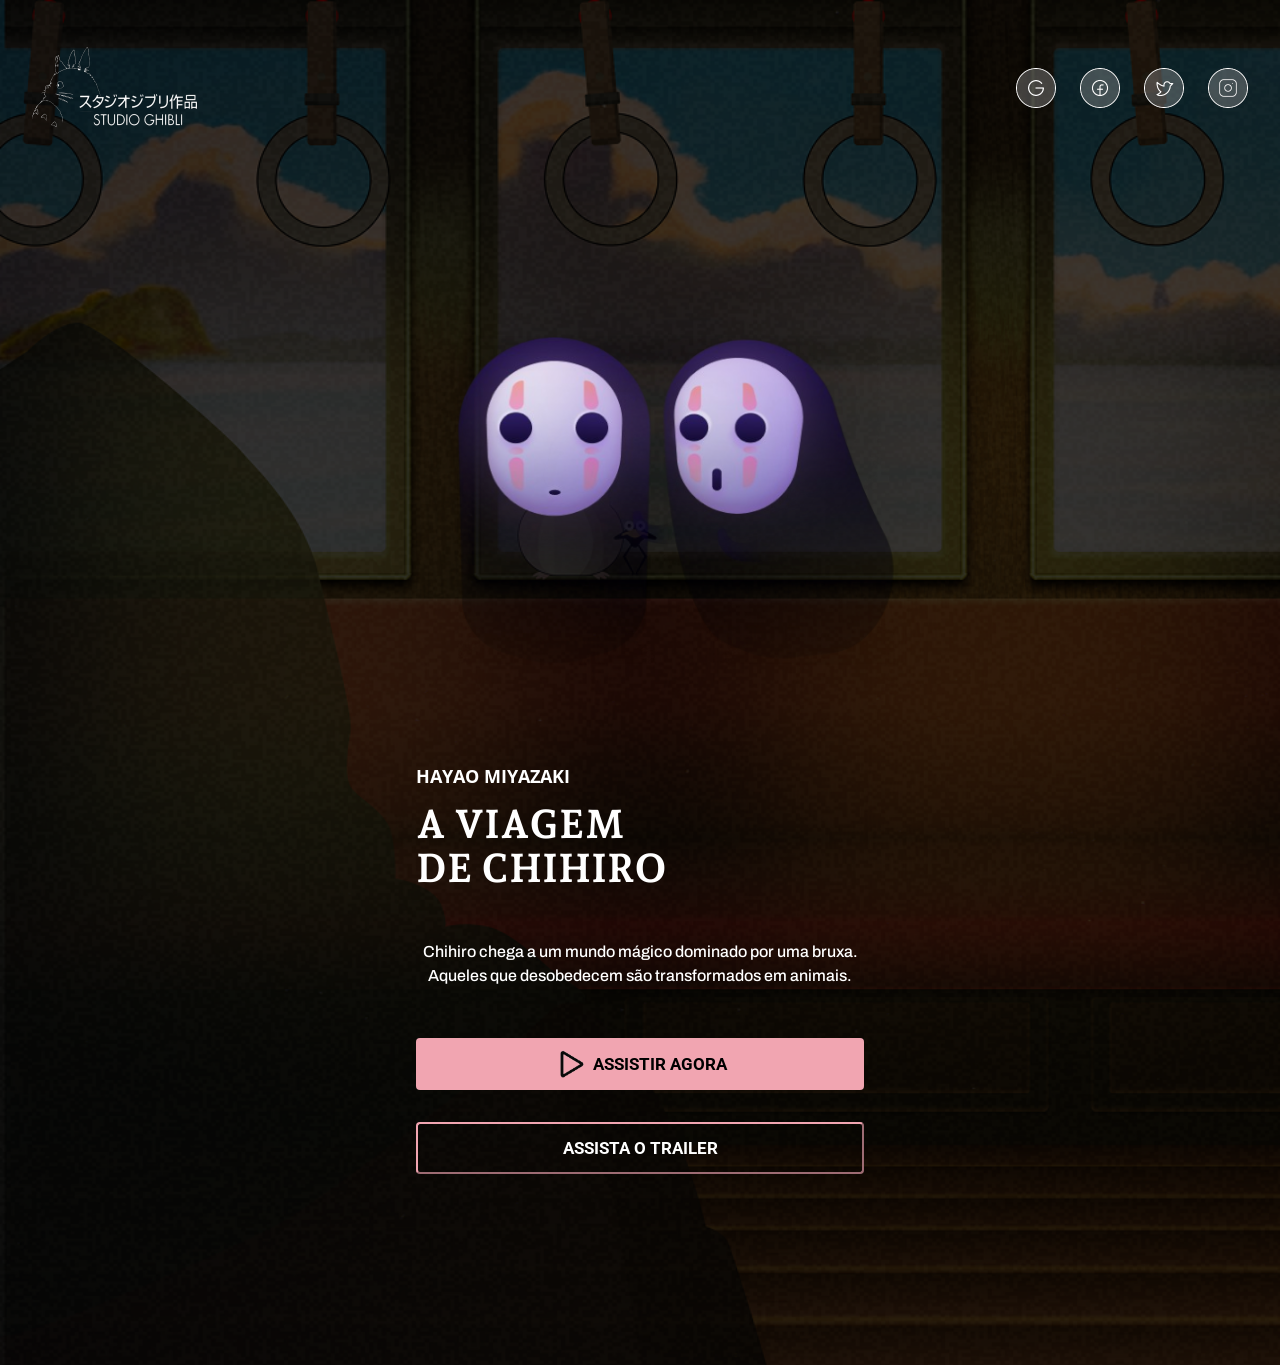
<file: Index.html>
<!DOCTYPE html>
<html lang="pt-br">

<head>
    <meta charset="UTF-8">
    <meta name="viewport" content="width=device-width, initial-scale=1.0">
    <title>studio Ghibli</title>
    <link rel="stylesheet" href="src/css/estilo.css">
</head>

<body background="src/img/background.png">
    <header>
        <div class="cabecalho">
            <figure>
                <img src="src/img/ghibli_logo.png"
                    alt="A logo do Studio Ghibli apresenta a silhueta de Totoro ao lado do nome do estúdio em japonês">
            </figure>

            <div class="icones">
                <button> <a href="https://google.com" target="_blank"><img src="src/img/google.png"
                            alt="Logo da Google com a borda branca e o fundo transparente"></a>
                </button>

                <button> <a href="https://www.facebook.com/?locale=pt_BR" target="_blank"><img src="src/img/facebook.png"
                            alt="Logo do Facebook com a borda branca e o fundo transparente"></a>
                </button>

                <button> <a href="https://x.com/?lang=pt" target="_blank"><img src="src/img/twitter.png"
                            alt="Logo do X (Antigo Twitter) com a borda branca e o fundo transparente"></a>
                </button>

                <button> <a href="https://www.instagram.com/" target="_blank"><img src="src/img/instagram.png"
                            alt="Logo do Instagram com a borda branca e o fundo transparente"></a>
                </button>
            </div>
    </header>

    <main>
        <div class="conteudo_principal">

            <div class="textos">
                <h5>Hayao Miyazaki</h5>
                <h1>A viagem de Chihiro</h1>
                <p>Chihiro chega a um mundo mágico dominado por uma bruxa. Aqueles que desobedecem são transformados em
                    animais.</p>

                <div class="botoes">

                    <button class="btnrosa"><img src="src/img/play.png" alt="icone branco do play "> Assistir
                        agora</button>

                    <button class="btnt">Assista o trailer</button>
                </div>
            </div>

            <figure class="fantasma">
                <img src="src/img/fantasma.png"
                    alt="Mostra dois espíritos brancos flutuantes de A Viagem de Chihiro, com formas arredondadas, olhos pequenos e expressões misteriosas enquanto cochicham">
            </figure>
        </div>
    </main>
</body>

</html>
</file>
<file: src/css/estilo.css>
@import url('https://fonts.googleapis.com/css2?family=Open+Sans:ital,wght@0,300..800;1,300..800&display=swap');
@import url('https://fonts.googleapis.com/css2?family=Andada+Pro:ital,wght@0,400..840;1,400..840&display=swap');
@import url('https://fonts.googleapis.com/css2?family=Archivo:ital,wght@0,100..900;1,100..900&display=swap');
@import url('https://fonts.googleapis.com/css2?family=Roboto:ital,wght@0,100..900;1,100..900&display=swap');

* {
    margin: 0;
    padding: 0;
    box-sizing: border-box;
}

:root {
    font-size: 62.5%;
}
body{
    background-repeat: no-repeat;
    background-size: cover;
    
}

header, main {
    display: flex;
    justify-content: center;
    align-items: center;
}

header {
   
    height: 17.6rem;
    width: 100%;
    justify-content:center;
    padding-top: 4.8rem;
    padding-bottom: 4.8rem;
}

.cabecalho{
    display: flex;
    justify-content: space-between;
    align-items: center;
    width: 68%;
}

.cabecalho img{
    width: 16.6rem;
    height: 8.0rem;
}

.icones {
    display: flex;
    gap: 2.4rem;
    height: 4.0rem;
    width: 23.2rem;   
}

.icones img{
    width: 4.0rem;
    height: 4.0rem;
    
}   

.icones button{
    border: none;
    background: none;
    background-color: #fefdfd3e;
    border-radius: 99.9rem;
}

main {
    display: flex;
    justify-content: center;
    align-items: center;
    width: 100%;
}
.conteudo_principal {
    gap: 4.0rem;
    color: #FFFFFF;
    display: flex;
    margin-top: 8.0rem;
    justify-content: space-between;
    align-items: center;
    width: 68%;
    
}

.fantasma img{
    width: 57.4rem;
    height: 42.38rem; 
}

.textos {
    width: 50.2rem;
    height: 41.5rem;
    gap: 4.8rem;
}


.textos h5 {
    font-family: 'open sans', Arial, Helvetica, sans-serif;
    font-size: 2.0rem;
    width: 17.4rem;
    height: 2.7rem;
    text-transform: uppercase;
    line-height: 2.724rem;
    font-weight: 700;
}


.textos h1{
    font-size: 6.4rem;
    font-family: 'andada Pro',Arial, Helvetica, sans-serif;
    height: 14.0rem;
    width: 40.5rem;
    line-height: 6.9rem;
    text-transform: uppercase;
    margin-top: 1.0rem; 
    font-weight: 800;   
}

.textos p{

    font-family: 'Archivo',Arial, Helvetica, sans-serif;
    width: 48.8rem;
    height: 10.8rem;
    font-size: 2.4rem;
    line-height: 3.6rem;
    margin-top: 3.0rem;
    font-weight: 500;
}

.botoes{
    display: flex;
    width: 50.2rem;
    height: 5.2rem;
    gap: 3.5rem;
    margin-top: 3.0rem;
    align-items: center;

}

.botoes img{
    width: 2.4rem;
    height: 2.4rem;
    border: none;
    background: none;
}

.btnrosa{

    display: flex;
    align-items: center;
    background: #F1A5B1;
    width: 24.0rem;
    height: 5.2rem;
    padding-top: 1.4rem;
    padding-right: 3.2rem;
    padding-bottom: 1.4rem;
    padding-left: 3.2rem;
    border-radius: .4rem;
    border: none;
    gap: .8rem;
    cursor: pointer;
    font-weight: bold;
    

    text-transform: uppercase;
    font-family: 'roboto',Arial, Helvetica, sans-serif;
    font-size: 1.7rem;
    color: black;
    text-align: center;   
}

.btnt{
    width: 23.0rem;
    height: 5.2rem;
    gap: .8rem;
    padding-top: 1.4rem;
    padding-right: 3.2rem;
    padding-bottom: 1.4rem;
    padding-left: 3.2rem;
    border-radius: .4rem;
    border-width: .2rem;
    background: none;
    cursor: pointer;
    font-weight: bold;

    text-transform: uppercase;
    font-family: 'roboto',Arial, Helvetica, sans-serif;
    border-color: #F1A5B1;
    font-size: 1.7rem;
    color: #FFFFFF;
}

@media only screen and (max-width: 699px){
    header{
        padding: 2.4rem 2.4rem;
        gap: 2.4rem;
    }
    .cabecalho{
        width: 100%;
        align-items: center;
        justify-content: center;  
    }

    .icones{
        display: none;
    }

    main{
        padding: 2.4rem 2.4rem;
        gap: 2.4rem;
        justify-content: center;
        align-items: center;
    }
    .conteudo_principal{
        justify-content: center;
        align-items: center;
        margin-top: 0rem;
        width: 32.7rem;
        padding-top: 1.0rem;
        padding-bottom: 6.4rem;
        gap: 2.4rem;  
        flex-direction: column-reverse;
    }
    .fantasma img{
        margin-left: 6.0rem;
        width: 25.0rem;
        height: 18.45rem;
    }
    .textos {
        height: 45.5rem;
        width: 32.7rem;
        gap: 3.2rem;
    }
    .textos h5 {
        font-size: 1.6rem;
        width: 13.9rem;
        height: 2.2rem;
        text-transform: uppercase;
        line-height: 2.179rem;
        font-weight: 700;

    }

    .textos h1{
        font-size: 4.0rem;
        height: 8.8rem;
        width: 26.0rem;
        line-height: 4.4rem;
        text-transform: uppercase;
        margin-top: 1.0rem; 
        font-weight: 800;   
    }

    .textos p{
        width: 32.7rem;
        height: 10.8rem;
        font-size: 1.6rem;
        line-height: 2.4rem;
        margin-top: 3.0rem;
        font-weight: 500;
    }    


    .botoes{
        margin-top: 0rem;
        width: 32.7rem;
        gap: 3.2rem;
        flex-direction: column;
    }
    .btnrosa{
        justify-content: center;
        align-items: center;
        width: 32.7rem;
    }
    .btnt{
        width: 32.7rem;
    }

}

@media only screen and (min-width:699px) and (max-width: 1304px){
   
    header{
    width: 100%;
}

header, main {
    display: flex;
    justify-content: center;
    align-items: center;
}

.cabecalho{
    display: flex;
    justify-content: space-between;
    align-items: center;
    width: 100%;
    padding: 3.2rem;

}
.botoes img{
    width: 3.2rem;
    height: 3.2rem;
}

main{
    width: 100%;
}

.conteudo_principal{

    justify-content: center;
    align-items: center;
    width: 76.8rem;
    padding: 8.0rem 3.2rem;
    gap: 2.4rem;
    margin-bottom: 7.0rem;
    flex-direction: column-reverse;
}  

.fantasma img{
    width: 56.7rem;
    height: 40.14rem;
    margin-left:20.0rem; 
}

.textos {
    width: 44.8rem;
    height: 45.2rem;
    max-width: 44.8rem;
    gap: 4.8rem;

}

.textos h5 {
    font-size: 1.8rem;
    width: 16.0rem;
    height: 2.9rem;

}

.textos h1{
    font-size: 4.0rem;
    width: 25.2rem;
    height: 8.8rem;
    line-height: 4.4rem;

}
.textos p{
    margin-top: 5.0rem;
    margin-bottom: 5.0rem;
    width: 44.8rem;
    height: 4.8rem;
    font-size: 1.6rem;
    line-height: 2.4rem;
    text-align: center;
}
.botoes{
    width: 44.8rem;
    height: 13.6rem;
    gap: 3.2rem;
    flex-direction: column;
}

.btnrosa{
    width: 44.8rem;
    height: 5.2rem;
    justify-content: center;
}

.btnt{
    width: 44.8rem;
    height: 5.2rem;
    justify-content: center;
}

}
</file>
